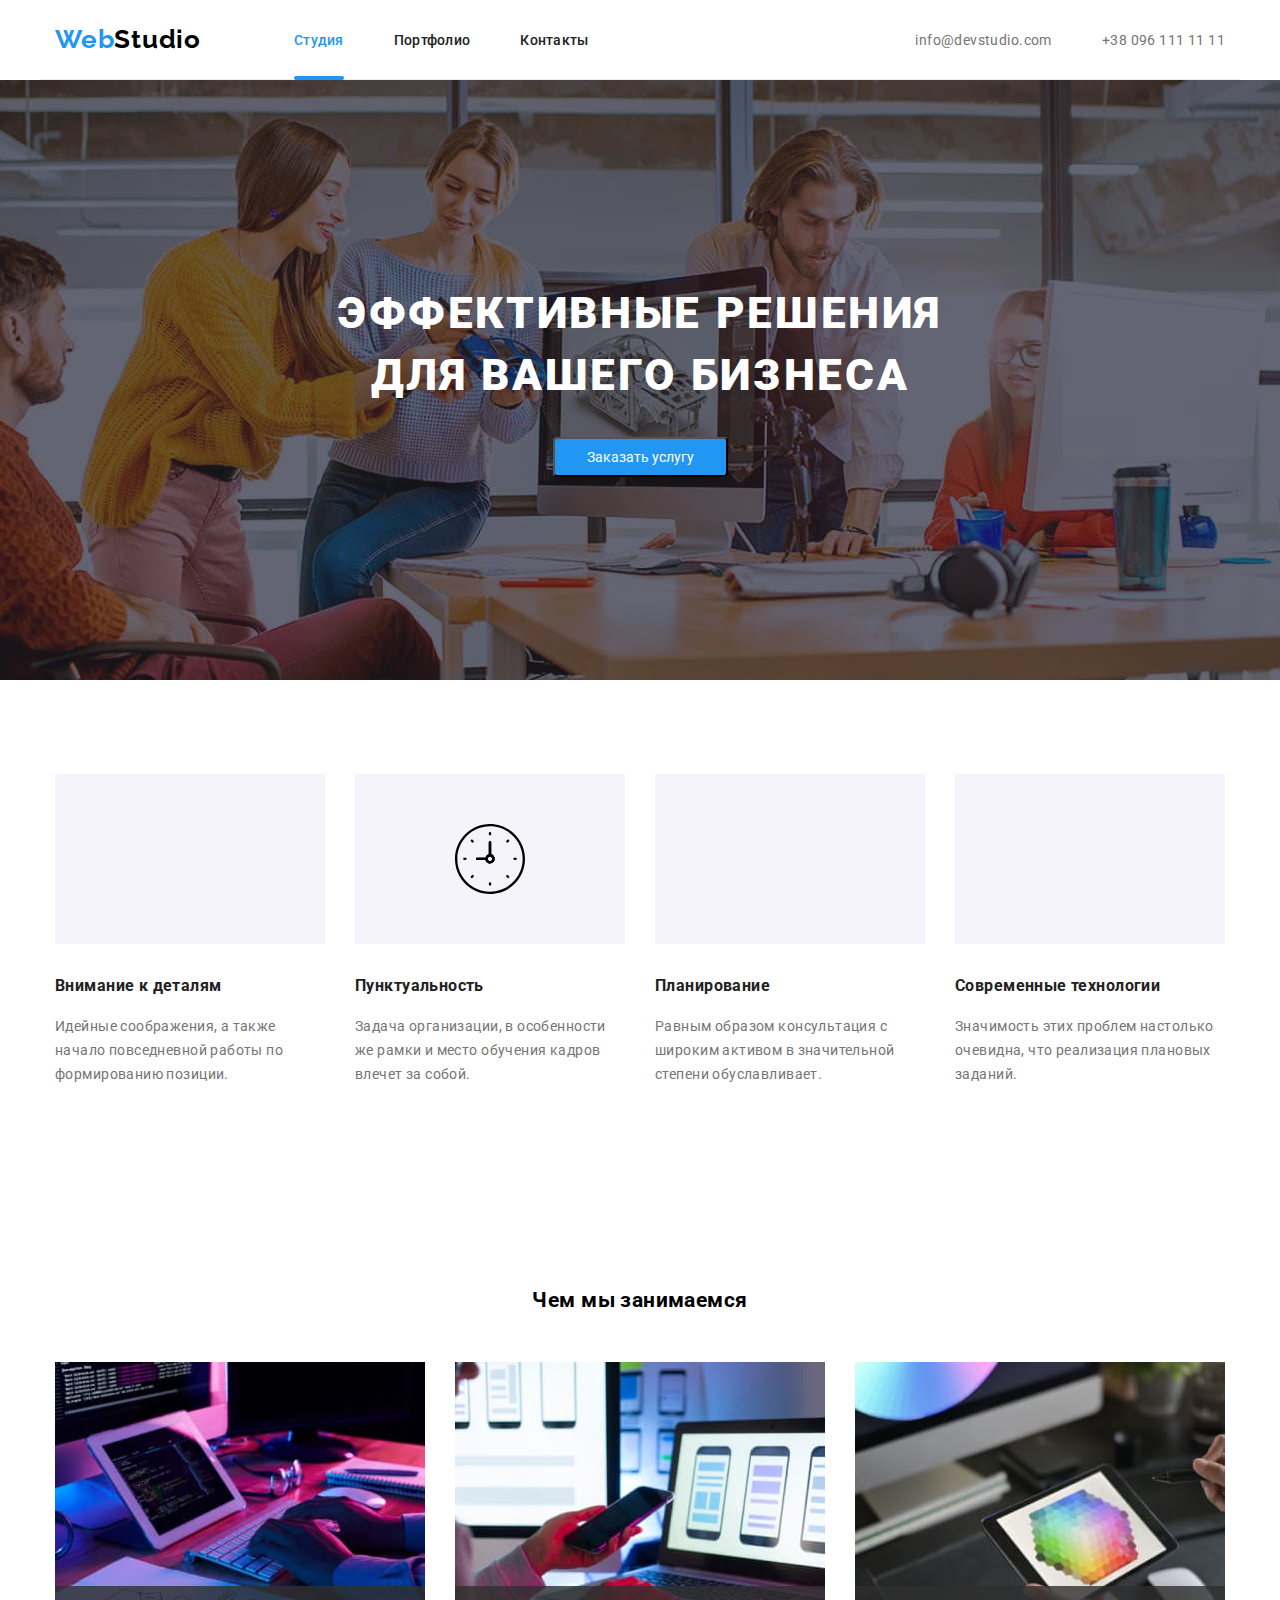
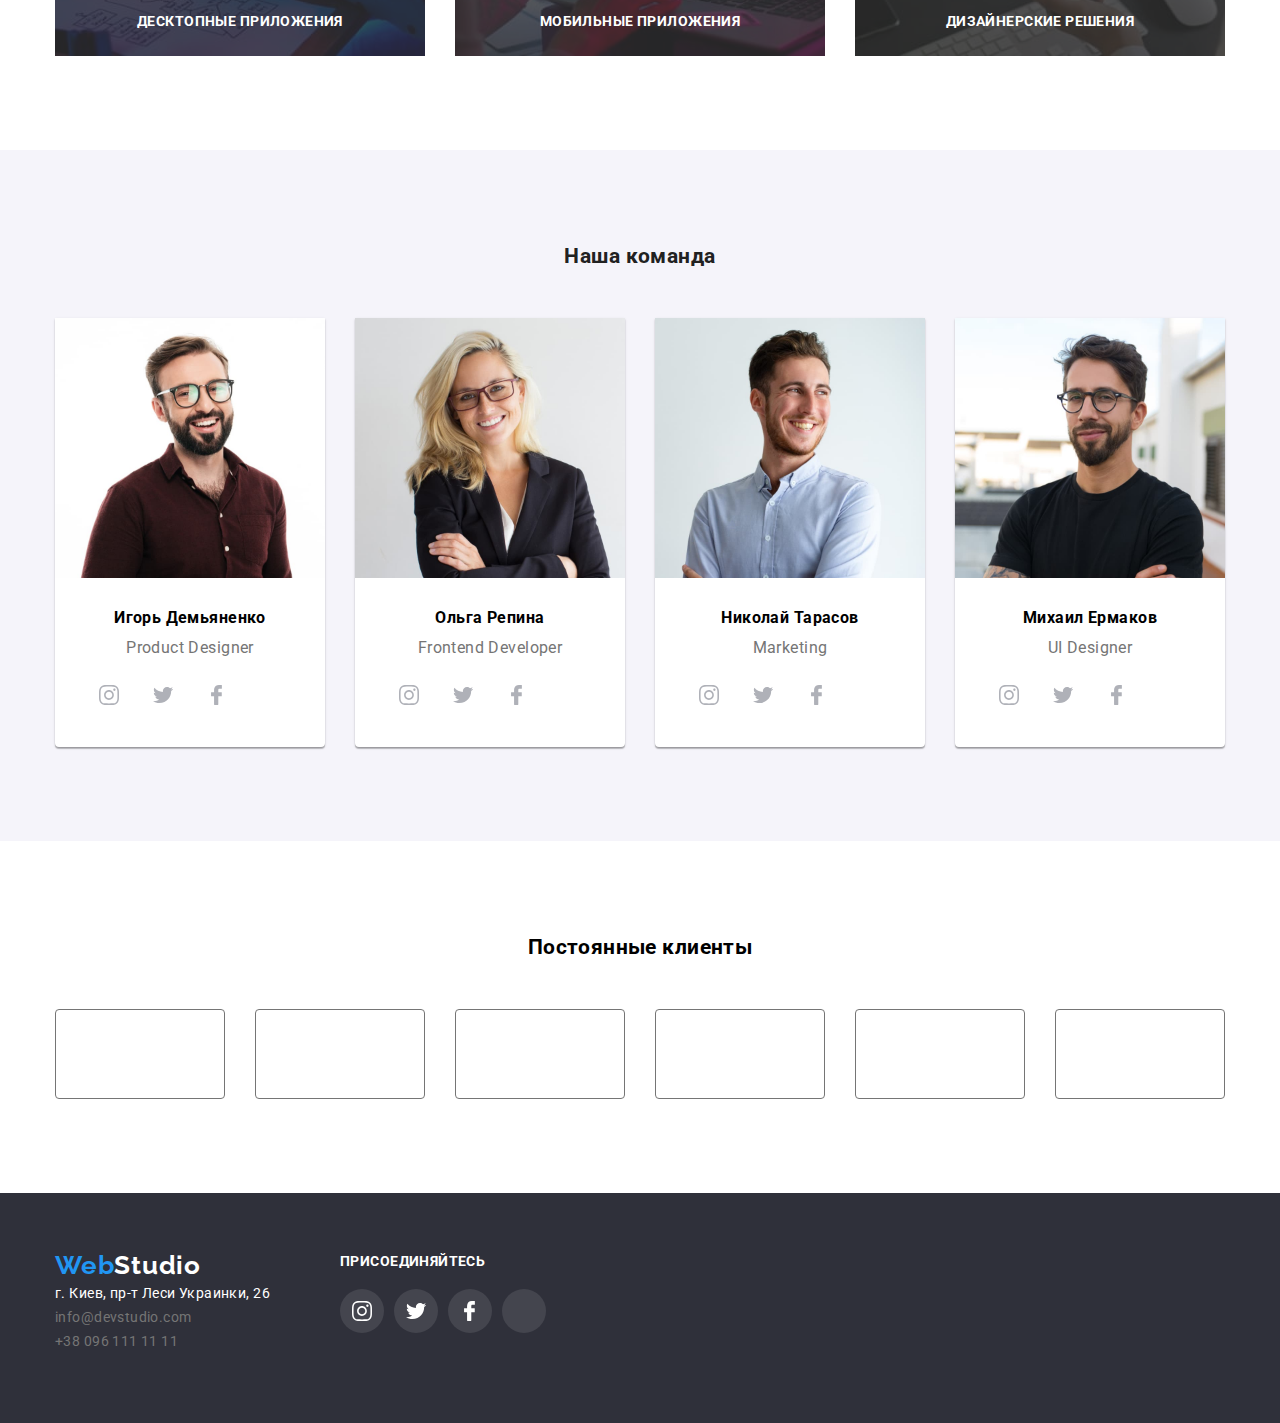
<file: index.html>
<!DOCTYPE html>
<html lang="ru">
<head>
    <meta charset="UTF-8">
    <meta http-equiv="X-UA-Compatible" content="IE=edge">
    <meta name="viewport" content="width=device-width, initial-scale=1.0">
    <title>Document</title>
    
<link rel="stylesheet" href="https://cdnjs.cloudflare.com/ajax/libs/modern-normalize/1.0.0/modern-normalize.min.css">
<link href="https://fonts.googleapis.com/css2?family=Raleway:wght@700&family=Roboto:wght@400;500;700;900&display=swap"
    rel="stylesheet">
    <link rel="stylesheet" href="./CSS/style.css">


</head>
<body>
   <header>
       <div class="container head">
           <div class="header-logo">
       <a href="./index.html" class="logo">Web<span class="logo-second-part">Studio</span> </a>
    </div>
    <div class="header-nav">
       <nav>
           <ul class="site-nav list">
               <li>
                   <a href="./index.html" class="link current">Студия</a>
               </li>
               <li>
                   <a href="./portfolio.html" class="link ">Портфолио</a>
               </li>
               <li>
                   <a href="Контакты" class="link">Контакты</a>
               </li>
           </ul>
       </nav>
    </div>
    <div class="header-contacts">
       
            
       <a class="mail link" href="mailto:info@devstudio.com">
        <svg class="header-contact-icon" width=16 height=12>
            <use href="./images/sprite.svg#icon-envelope"></use>
        </svg>   
        info@devstudio.com</a>
       
       
       <a class="tel link" href="tel:+380961111111">
        <svg class="header-contact-icon" width=10 height=16>
            <use href="./images/sprite.svg#icon-cellphone"></use>
        </svg>
        +38 096 111 11 11</a>
        
    </div>
    </div>
   </header>
    <main>
        <!-- Hero -->

        <section class="hero-section section overlay">
            <div class="container">
            <h1 class="hero-section-title">Эффективные решения <br> для вашего бизнеса</h1>
            <button class="button-hero" type="button">Заказать услугу</button>
            </div>
        </section>

        <!-- Наши качества -->

        <section class="section">
            <div class="container">
            <h2 class="title hidden">Наши качества</h2>
            <ul class="list advantages grid">
                <li class="advantages-item grid-item">
                    <div class="advantages-thumb">
                    <svg width=70 height=70>
                        <use href="./images/sprite.svg#icon-antenna"></use>
                    </svg>
                    </div>
                    <h3 class="title">Внимание к деталям</h3>
                    <p>Идейные соображения, а также начало повседневной работы по формированию позиции.</p>
                </li>
                <li class="advantages-item grid-item">
                    <div class="advantages-thumb">
                    <svg width=70 height=70>
                        <use href="./images/sprite.svg#icon-clock"></use>
                    </svg>
                    </div>
                    <h3 class="title">Пунктуальность</h3>
                    <p>Задача организации, в особенности же рамки и место обучения кадров влечет за собой.</p>
                </li>
                <li class="advantages-item grid-item">
                    <div class="advantages-thumb">
                    <svg width=70 height=70>
                        <use href="./images/sprite.svg#icon-diagram"></use>
                    </svg>
                    </div>
                    <h3 class="title">Планирование</h3>
                    <p>Равным образом консультация с широким активом в значительной степени обуславливает.</p>
                
                </li>
                <li class="advantages-item grid-item">
                    <div class="advantages-thumb">
                    <svg width=70 height=70>
                        <use href="./images/sprite.svg#icon-astronaut"></use>
                    </svg>
                    </div>
                    <h3 class="title">Современные технологии</h3>
                    <p>Значимость этих проблем настолько очевидна, что реализация плановых заданий.</p>
                </li>
            </ul>
            </div>

        </section>

        <!-- Чем мы занимаемся -->
        <section class="section">
            <div class="container">
            <h2 class="team-title-head">Чем мы занимаемся</h2>
            <ul class="list we-do grid ">
                <li class="grid-item we-do-item">
                    <div class="we-do-thumb">
                         <img src="./images/box_1.jpg" width="370" alt="Компьютер">
                        <p class="we-do-name">ДЕСКТОПНЫЕ ПРИЛОЖЕНИЯ</p>
                        </div>
                    </li>
                <li class="grid-item we-do-item">
                    <div class="we-do-thumb">
                        <img src="./images/box_2.jpg" width="370" alt="Планшет">
                        <p class="we-do-name">МОБИЛЬНЫЕ ПРИЛОЖЕНИЯ</p>
                    </div>
                </li>
                <li class="grid-item we-do-item">
                    <div class="we-do-thumb">
                        <img src="./images/box_3.jpg" width="370" alt="МОБИЛЬНИК">
                        <p class="we-do-name">ДИЗАЙНЕРСКИЕ решения</p>
                    </div>
                </li>
            </ul>
            </div>
        </section>

        <!-- наша команда -->
        <section class="section team-section-background">
            <div class="container">
            <h2 class="title team-title-head">Наша команда</h2>
            <ul class="list grid">
                <li class="grid-item team-grid-item">
                
                    <img src="./images/team_1.jpg" width="270" alt="Член команды 1">
                   <div class="teammate-info">
                        <h3 class="teammate-name">Игорь Демьяненко</h3>
                        <p class="teammate-position">Product Designer</p>
                        </div>
                        <div class="socials">
                        <ul class="list social-icons">
                            <li class="social-icons-item"><a class="social-icons-link" target="_blank" rel="noopener noreferer" href="">
                                    <svg class="icon">
                                        <use href="./images/sprite.svg#icon-instagram"></use>
                                    </svg>
                                </a></li>
                            <li class="social-icons-item"><a class="social-icons-link" target="_blank" rel="noopener noreferer" href="">
                                    <svg class="icon">
                                        <use href="./images/sprite.svg#icon-twitter"></use>
                                    </svg>
                                </a></li>
                            <li class="social-icons-item"><a class="social-icons-link" target="_blank" rel="noopener noreferer" href="">
                                    <svg class="icon">
                                        <use href="./images/sprite.svg#icon-facebook"></use>
                                    </svg>
                                </a></li>
                            <li class="social-icons-item"><a class="social-icons-link" target="_blank" rel="noopener noreferer" href="">
                                    <svg class="icon">
                                        <use href="./images/sprite.svg#icon-linkedin"></use>
                                    </svg>
                                </a></li>
                        </ul>
                        </div>
                   
                   
                
                </li>
                <li class="grid-item team-grid-item">
                
                    <img src="./images/team_2.jpg" width="270" alt="Член команды 2">
                   <div class="teammate-info">
                        <h3 class="teammate-name">Ольга Репина </h3>
                        <p class="teammate-position">Frontend Developer</p>
                   </div>
                    <div class="socials">
                        <ul class="list social-icons">
                            <li class="social-icons-item"><a class="social-icons-link" target="_blank" rel="noopener noreferer" href="">
                                    <svg class="icon">
                                        <use href="./images/sprite.svg#icon-instagram"></use>
                                    </svg>
                                </a></li>
                            <li class="social-icons-item"><a class="social-icons-link" target="_blank" rel="noopener noreferer" href="">
                                    <svg class="icon">
                                        <use href="./images/sprite.svg#icon-twitter"></use>
                                    </svg>
                                </a></li>
                            <li class="social-icons-item"><a class="social-icons-link" target="_blank" rel="noopener noreferer" href="">
                                    <svg class="icon">
                                        <use href="./images/sprite.svg#icon-facebook"></use>
                                    </svg>
                                </a></li>
                            <li class="social-icons-item"><a class="social-icons-link" target="_blank" rel="noopener noreferer" href="">
                                    <svg class="icon">
                                        <use href="./images/sprite.svg#icon-linkedin"></use>
                                    </svg>
                                </a></li>
                        </ul>
                    </div>
                   
                
                </li>
                <li class="grid-item team-grid-item">
                
                    <img src="./images/team_3.jpg" width="270" alt="Член команды 3">
                   <div class="teammate-info">
                    <h3 class="teammate-name">Николай Тарасов</h3>
                    <p class="teammate-position">Marketing</p>
                   </div>
                    <div class="socials">
                        <ul class="list social-icons">
                            <li class="social-icons-item"><a class="social-icons-link" target="_blank" rel="noopener noreferer" href="">
                                    <svg class="icon">
                                        <use href="./images/sprite.svg#icon-instagram"></use>
                                    </svg>
                                </a></li>
                            <li class="social-icons-item"><a class="social-icons-link" target="_blank" rel="noopener noreferer" href="">
                                    <svg class="icon">
                                        <use href="./images/sprite.svg#icon-twitter"></use>
                                    </svg>
                                </a></li>
                            <li class="social-icons-item"><a class="social-icons-link" target="_blank" rel="noopener noreferer" href="">
                                    <svg class="icon">
                                        <use href="./images/sprite.svg#icon-facebook"></use>
                                    </svg>
                                </a></li>
                            <li class="social-icons-item"><a class="social-icons-link" target="_blank" rel="noopener noreferer" href="">
                                    <svg class="icon">
                                        <use href="./images/sprite.svg#icon-linkedin"></use>
                                    </svg>
                                </a></li>
                        </ul>
                    </div>
                    
                
                </li>
                <li class="grid-item team-grid-item">
                
                    <img src="./images/team_4.jpg" width="270" alt="Член команды 4">
                   <div class="teammate-info">
                    <h3 class="teammate-name">Михаил Ермаков</h3>
                    <p class="teammate-position">UI Designer</p>
                   </div>
                    <div class="socials">
                        <ul class="list social-icons">
                            <li class="social-icons-item"><a class="social-icons-link" target="_blank" rel="noopener noreferer" href="">
                                    <svg class="icon">
                                        <use href="./images/sprite.svg#icon-instagram"></use>
                                    </svg>
                                </a></li>
                            <li class="social-icons-item"><a class="social-icons-link" target="_blank" rel="noopener noreferer" href="">
                                    <svg class="icon">
                                        <use href="./images/sprite.svg#icon-twitter"></use>
                                    </svg>
                                </a></li>
                            <li class="social-icons-item"><a class="social-icons-link" target="_blank" rel="noopener noreferer" href="">
                                    <svg class="icon">
                                        <use href="./images/sprite.svg#icon-facebook"></use>
                                    </svg>
                                </a></li>
                            <li class="social-icons-item"><a class="social-icons-link" target="_blank" rel="noopener noreferer" href="">
                                    <svg class="icon">
                                        <use href="./images/sprite.svg#icon-linkedin"></use>
                                    </svg>
                                </a></li>
                        </ul>
                    </div>
                    
                
                </li>
            </ul>
            </div>
        </section>

        <!-- Постоянные клиенты -->
        <section class="section">
            <div class="container">
                <h2 class="clients-title">Постоянные клиенты</h2>
                <ul class="list grid clients-grid">
                    <li class="grid-item clients-grid-item">
                        <a class="cliens-item-link" target="_blank" rel="noopener noreferer" href="">
                    <svg class="icon" width=44px height=49px>
                        <use href="./images/sprite.svg#icon-logo1"></use>
                    </svg>
                    </a></li>
                    <li class="grid-item clients-grid-item">
                        <a class="cliens-item-link"  target="_blank" rel="noopener noreferer"href="">
                            <svg class="icon" width=40px height=52px>
                                <use href="./images/sprite.svg#icon-logo2"></use>
                            </svg>

                        </a></li>
                    <li class="grid-item clients-grid-item">
                        <a class="cliens-item-link" target="_blank" rel="noopener noreferer" href="">
                        <svg class="icon" width=41px height=43px>
                        <use href="./images/sprite.svg#icon-logo3"></use>
                    </svg>

                    </a>
                </li>
                    <li class="grid-item clients-grid-item">
                        <a class="cliens-item-link" target="_blank" rel="noopener noreferer" href="">
                            <svg class="icon" width=80px height=42px>
                                <use href="./images/sprite.svg#icon-logo4"></use>
                            </svg>

                    </a>
                </li>
                    <li class="grid-item clients-grid-item">
                        <a class="cliens-item-link" target="_blank" rel="noopener noreferer" href="">
                            <svg class="icon" width=59px height=47px>
                                <use href="./images/sprite.svg#icon-logo5"></use>
                            </svg>

                    </a></li>
                    <li class="grid-item clients-grid-item">
                        <a class="cliens-item-link" target="_blank" rel="noopener noreferer" href="">
                            <svg class="icon" width=88px height=45px>
                                <use href="./images/sprite.svg#icon-logo6"></use>
                            </svg>

                    </a></li>
                </ul>
            </div>

        </section>
    </main>
    
<footer>
    <div class="container">
        <div class="footer-content">
        <div class="footer-address">
    <a href="./index.html" class="logo">Web<span class="logo-second-part-footer">Studio</span> </a>
    <address>
        г. Киев, пр-т Леси Украинки, 26 <br>
        <a class="mail-footer link" href="mailto:info@devstudio.com">info@devstudio.com</a> <br>
        <a class="tel-footer link" href="tel:+380961111111">+38 096 111 11 11</a>
    </address>
    </div>
    <div class="footer-socials">
        <p class="footer-appeal">Присоединяйтесь</p>
        <ul class="list social-icons">
            <li class="social-icons-item"><a class="social-icons-link-footer" target="_blank" rel="noopener noreferer" href="">
                    <svg class="icon-footer">
                        <use href="./images/sprite.svg#icon-instagram"></use>
                    </svg>
                </a></li>
            <li class="social-icons-item"><a class="social-icons-link-footer" target="_blank" rel="noopener noreferer" href="">
                    <svg class="icon-footer">
                        <use href="./images/sprite.svg#icon-twitter"></use>
                    </svg>
                </a></li>
            <li class="social-icons-item"><a class="social-icons-link-footer" target="_blank" rel="noopener noreferer" href="">
                    <svg class="icon-footer">
                        <use href="./images/sprite.svg#icon-facebook"></use>
                    </svg>
                </a></li>
            <li class="social-icons-item"><a class="social-icons-link-footer" target="_blank" rel="noopener noreferer" href="">
                    <svg class="icon-footer">
                        <use href="./images/sprite.svg#icon-linkedin"></use>
                    </svg>
                </a></li>
        </ul>
    </div>
    </div>
    </div>
</footer>
<script src="./js/modal.js"></script>
</body>
</html>
</file>
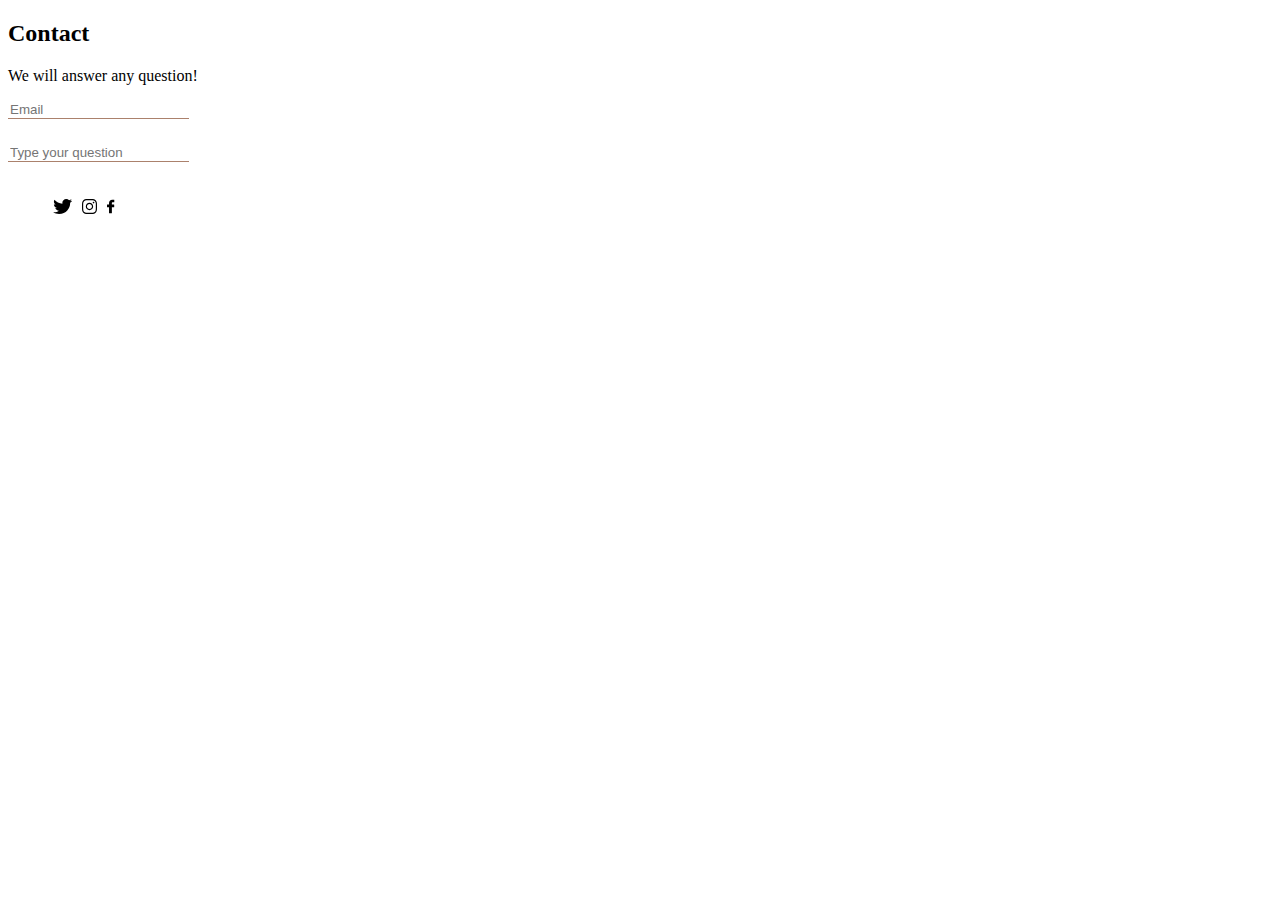
<file: index2.html>
<!DOCTYPE html>
<html lang="en">
<head>
    <meta charset="UTF-8">
    <meta http-equiv="X-UA-Compatible" content="IE=edge">
    <meta name="viewport" content="width=device-width, initial-scale=1.0">
<link rel="stylesheet" href="./sass/main.css" />
    <title>Document</title>
</head>
<body>
    <!-- footer -->
    <footer>
        <h2>Contact</h2>
        <p>We will answer any question!</p>
        <form class="footer-form">
            <label class="footer-form__field">
                <input type="text" class="footer-form__input" name="E-mail" placeholder="Email " />
            </label>
            <label class="footer-form__field">
                <input type="text" class="footer-form__input" name="type your question" placeholder="Type your question" />
            </label>
        </form>

    </footer>


    <!-- Socials -->
    <ul class="socials">
        <li class="socials__item">
            <a class="socials__link" href="">
                <svg width=19 height=15>
                    <use href='./images/sprite.svg#icon-twitter'>

                    </use>
                </svg>
            </a>
        </li>
        <li  class="socials__item">
            <a class="socials__link" href="">
                <svg width=15 height=15>
                    <use href='./images/sprite.svg#icon-instagram'>
            
                    </use>
                </svg>
            </a>
        </li>
        <li  class="socials__item">
            <a class="socials__link" href="">
                <svg width=8 height=15>
                    <use href='./images/sprite.svg#icon-facebook'>
            
                    </use>
                </svg>
            </a>
        </li>
    </ul>

</body>
</html>
</file>
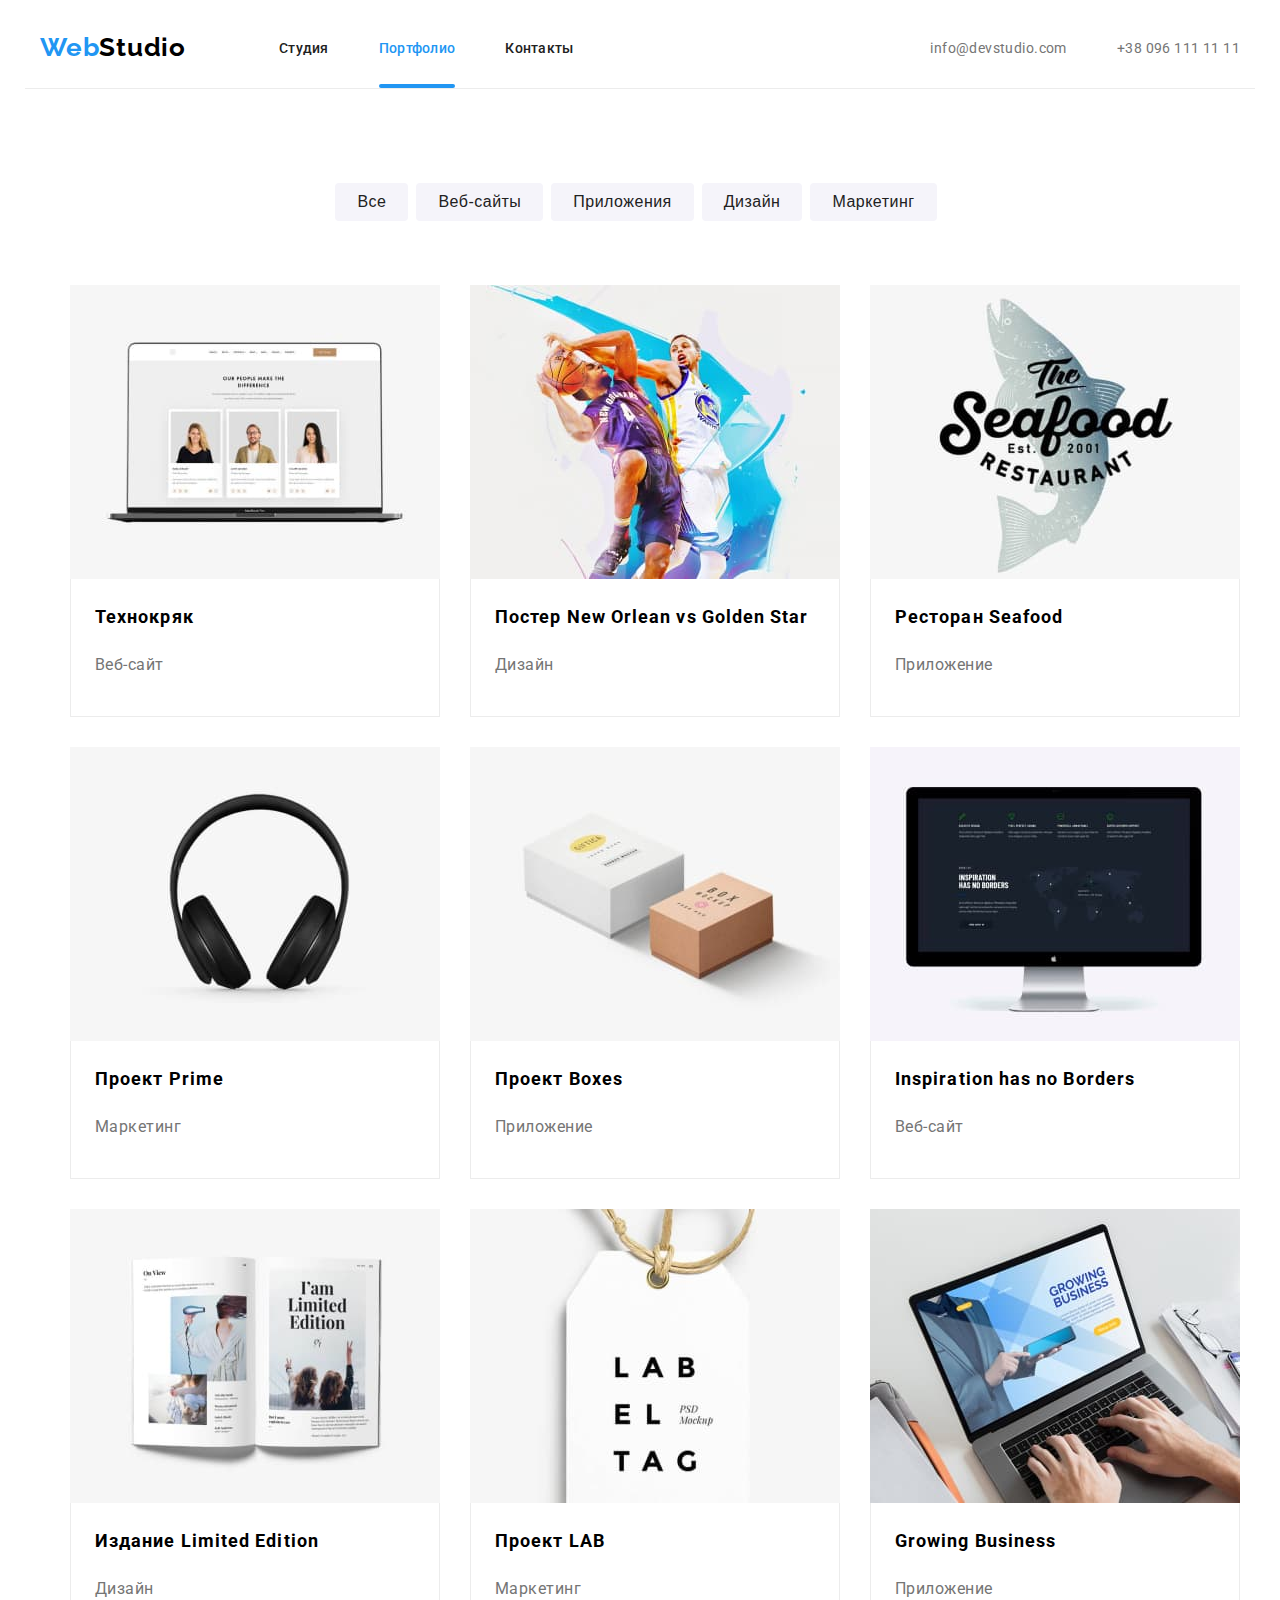
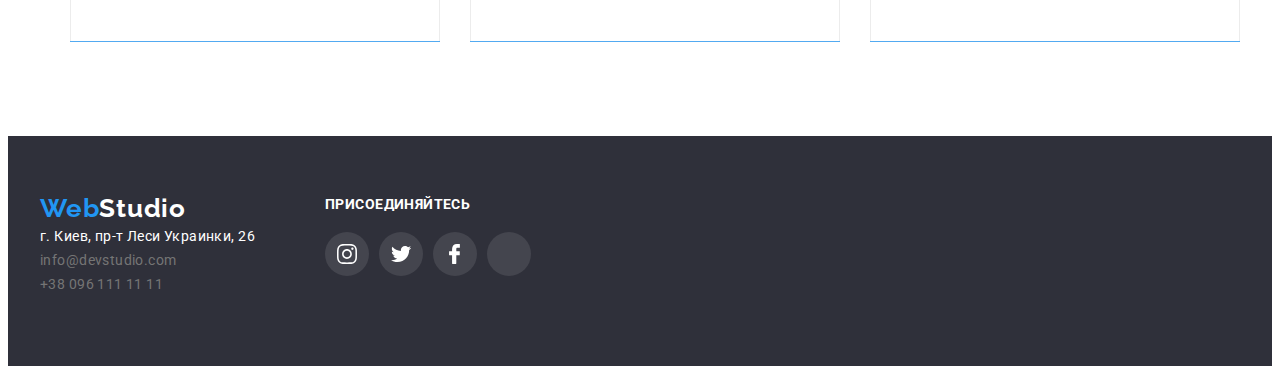
<file: portfolio.html>
<!DOCTYPE html>
<html lang="ru">
<head>
    <meta charset="UTF-8">
    <meta http-equiv="X-UA-Compatible" content="IE=edge">
    <meta name="viewport" content="width=device-width, initial-scale=1.0">
    <title>Portfolio</title>
    <link rel="preconnect" href="https://fonts.gstatic.com">
    <link href="https://fonts.googleapis.com/css2?family=Raleway:wght@700&family=Roboto:wght@400;500;700;900&display=swap"
        rel="stylesheet">
        <link rel="stylesheet" href="./CSS/style.css">
</head>
<body>
    <header>
        <div class="container head">
            <div class="header-logo">
                <a href="./index.html" class="logo">Web<span class="logo-second-part">Studio</span> </a>
            </div>
            <div class="header-nav">
                <nav>
                    <ul class="site-nav list">
                        <li>
                            <a href="./index.html" class="link ">Студия</a>
                        </li>
                        <li>
                            <a href="./portfolio.html" class="link current">Портфолио</a>
                        </li>
                        <li>
                            <a href="Контакты" class="link">Контакты</a>
                        </li>
                    </ul>
                </nav>
            </div>
            <div class="header-contacts">
    
    
                <a class="mail link" href="mailto:info@devstudio.com">
                    <svg class="header-contact-icon" width=16 height=12>
                        <use href="./images/sprite.svg#icon-envelope"></use>
                    </svg>
                    info@devstudio.com</a>
    
    
                <a class="tel link" href="tel:+380961111111">
                    <svg class="header-contact-icon" width=10 height=16>
                        <use href="./images/sprite.svg#icon-cellphone"></use>
                    </svg>
                    +38 096 111 11 11</a>
    
            </div>
        </div>
    </header>
    <main>
        <section class="section">
            <div class="container">
            <h1 class="portfolio-title">portfolio</h1>
            <div class="portfolio-buttons">
            <ul class="portfolio-buttons-list list">
                <li><button class="portfolio-button" type="button">Все</button></li>
                <li><button class="portfolio-button" type="button">Веб-сайты</button></li>
                <li><button class="portfolio-button" type="button">Приложения</button></li>
                <li><button class="portfolio-button" type="button">Дизайн</button></li>
                <li><button class="portfolio-button" type="button">Маркетинг</button></li>
            </ul>
            </div>
            <ul class="portfolio-cards-list list grid">
               
                <li class="portfolio-cards-item grid-item">
                    <div class="card">
                    <a class="portfolio-card-link link" href="">
                    
                        <img class="card1" src="./images/portfolio/img_1.jpg" width="370" alt="Технокряк">
                  
                    
                    <div class="card-description">
                    <h2 class="product-name">Технокряк</h2>
                    <p class="product-description">Веб-сайт</p>
                    </div>
                   
                    </a>
                    </div>
                </li>
                
                <li class="portfolio-cards-item grid-item">
                    <div class="card">
                    <a class="portfolio-card-link link" href="">
                    <img src="./images/portfolio/img_2.jpg" width="370" alt="Постер_баскетболист">
                    <div class="card-overlay">
                        <p>Технокряк это современная площадка распространения коронавируса. Компании используют эту платформу для цифрового
                            шпионажа и атак на защищённые сервера конкурентов.</p>
                    </div>
                    
                    <div class="card-description">
                    <h2 class="product-name">Постер New Orlean vs Golden Star</h2>
                    <p class="product-description">Дизайн</p>
                    </div>
                    </a>
                    </div>
                </li>
                <li class="portfolio-cards-item grid-item">
                    <div class="card">
                    <a class="portfolio-card-link link" href="">
                    <img src="./images/portfolio/img_3.jpg" width="370" alt="Рыбный Ресторан">
                    <div class="card-overlay">
                        <p>Технокряк это современная площадка распространения коронавируса. Компании используют эту платформу для цифрового
                            шпионажа и атак на защищённые сервера конкурентов.</p>
                    </div>
                    <div class="card-description">
                    <h2 class="product-name">Ресторан Seafood</h2>
                    <p class="product-description">Приложение</p>
                    </div>
                    </a>
                    </div>
                </li>
                <li class="portfolio-cards-item grid-item">
                    <div class="card">
                    <a class="portfolio-card-link link" href="">
                    <img src="./images/portfolio/img_4.jpg" width="370" alt="Наушники">
                    <div class="card-overlay">
                        <p>Технокряк это современная площадка распространения коронавируса. Компании используют эту платформу для цифрового
                            шпионажа и атак на защищённые сервера конкурентов.</p>
                    </div>
                    <div class="card-description">
                    <h2 class="product-name">Проект Prime</h2>
                    <p class="product-description">Маркетинг</p>
                    </div>
                    </a>
                    </div>
                </li>
                <li class="portfolio-cards-item grid-item">
                    <div class="card">
                    <a class="portfolio-card-link link" href="">
                    <img src="./images/portfolio/img_5.jpg" width="370" alt="Коробки">
                    <div class="card-overlay">
                        <p>Технокряк это современная площадка распространения коронавируса. Компании используют эту платформу для цифрового
                            шпионажа и атак на защищённые сервера конкурентов.</p>
                    </div>
                    
                    <div class="card-description">
                    <h2 class="product-name">Проект Boxes</h2>
                    <p class="product-description">Приложение</p>
                    </div>
                    </a>
                    </div>
                </li>
                <li class="portfolio-cards-item grid-item">
                    <div class="card">
                    <a class="portfolio-card-link link" href="">

                    <img src="./images/portfolio/img_6.jpg" width="370" alt="Монитор">
                    <div class="card-overlay">
                        <p>Технокряк это современная площадка распространения коронавируса. Компании используют эту платформу для цифрового
                            шпионажа и атак на защищённые сервера конкурентов.</p>
                    </div>
                    
                    <div class="card-description">
                    <h2 class="product-name">Inspiration has no Borders</h2>
                    <p class="product-description">Веб-сайт</p>
                    </div>
                    </a>
                    </div>
                </li>
                <li class="portfolio-cards-item grid-item">
                    <div class="card">
                    <a class="portfolio-card-link link" href="">

                    <img src="./images/portfolio/img_7.jpg" width="370" alt="Раскрытая книга">
                   
                   
                    <div class="card-overlay">
                        <p>Технокряк это современная площадка распространения коронавируса. Компании используют эту платформу для цифрового
                            шпионажа и атак на защищённые сервера конкурентов.</p>
                    </div> 
                    <div class="card-description">
                    <h2 class="product-name">Издание Limited Edition</h2>
                    <p class="product-description">Дизайн</p>
                    </div>
                    </a>
                    </div>
                </li>
                <li class="portfolio-cards-item grid-item">
                    <div class="card">
                    <a class="portfolio-card-link link" href="">

                    <img src="./images/portfolio/img_8.jpg"  width="370" alt="Бирка">
                    <div class="card-overlay">
                        <p>Технокряк это современная площадка распространения коронавируса. Компании используют эту платформу для цифрового
                            шпионажа и атак на защищённые сервера конкурентов.</p>
                    </div>
                    <div class="card-description">
                    <h2 class="product-name">Проект LAB</h2>
                    <p class="product-description">Маркетинг</p>
                    </div>
                    </a>
                    </div>
                </li>
                <li class="portfolio-cards-item grid-item">
                    <div class="card">
                    <a class="portfolio-card-link link" href="">
                    <img src="./images/portfolio/img_9.jpg"  width="370" alt="Ноутбук">
                    <div class="card-overlay">
                        <p>Технокряк это современная площадка распространения коронавируса. Компании используют эту платформу для цифрового
                            шпионажа и атак на защищённые сервера конкурентов.</p>
                    </div>
                    
                    <div class="card-description">
                    <h2 class="product-name">Growing Business</h2>
                    <p class="product-description">Приложение</p>
                    </div>
                    </a>
                    </div>
                </li>
                
            </ul>
            </div>
        </section>
    </main>



    <footer>
        <div class="container">
            <div class="footer-content">
                <div class="footer-address">
                    <a href="./index.html" class="logo">Web<span class="logo-second-part-footer">Studio</span> </a>
                    <address>
                        г. Киев, пр-т Леси Украинки, 26 <br>
                        <a class="mail-footer link" href="mailto:info@devstudio.com">info@devstudio.com</a> <br>
                        <a class="tel-footer link" href="tel:+380961111111">+38 096 111 11 11</a>
                    </address>
                </div>
                <div class="footer-socials">
                    <p class="footer-appeal">Присоединяйтесь</p>
                    <ul class="list social-icons">
                        <li class="social-icons-item"><a class="social-icons-link-footer" href="">
                                <svg class="icon-footer">
                                    <use href="./images/sprite.svg#icon-instagram"></use>
                                </svg>
                            </a></li>
                        <li class="social-icons-item"><a class="social-icons-link-footer" href="">
                                <svg class="icon-footer">
                                    <use href="./images/sprite.svg#icon-twitter"></use>
                                </svg>
                            </a></li>
                        <li class="social-icons-item"><a class="social-icons-link-footer" href="">
                                <svg class="icon-footer">
                                    <use href="./images/sprite.svg#icon-facebook"></use>
                                </svg>
                            </a></li>
                        <li class="social-icons-item"><a class="social-icons-link-footer" href="">
                                <svg class="icon-footer">
                                    <use href="./images/sprite.svg#icon-linkedin"></use>
                                </svg>
                            </a></li>
                    </ul>
                </div>
            </div>
        </div>
    </footer>
</body>
</html>
</file>
<file: CSS/style.css>
:root {
  --primary-text-color: #757575;
  --title-text-color: #212121;
  --accent-color: #2196f3;
  --primary-white-color: #ffffff;
  --svg-color: #afb1b8;
  --grid-item: 3;
}

/* Утилитарные классы */
.container {
  padding-left: 15px;
  padding-right: 15px;
  width: 1200px;
  margin-right: auto;
  margin-left: auto;
}
.section {
  padding-bottom: 94px;
  padding-top: 94px;
}

h1,
h2,
h3,
h4,
h5,
h6,
p {
  margin-top: 0;
}

.list {
  list-style: none;
  margin: 0;
  padding: 0;
}
.link {
  text-decoration: none;
  color: inherit;
}

img {
  display: block;
  max-width: 100%;
  height: auto;
}

.grid {
  display: flex;
  flex-wrap: wrap;
  margin-left: -30px;
  margin-top: -30px;
}
.grid-item {
  flex-basis: calc((100% - 30px * var(--grid-item)) / var(--grid-item));
  margin-left: 30px;
  margin-top: 30px;
  --grid-item: 4;
}

body {
  background-color: var(--primary-white-color);
  color: var(--primary-text-color);
  font-family: Roboto, sans-serif;
  font-style: normal;
  font-weight: normal;
  font-size: 14px;
  line-height: 24px;

  letter-spacing: 0.03em;
}

/* Хедер */

.head {
  display: flex;
  min-height: 80px;
  align-items: center;
  border-bottom: 1px solid #ececec;
}
.site-nav {
  display: flex;
}
.header-nav {
  margin-left: 93px;
}
.header-contacts {
  margin-left: auto;
  display: flex;
}
.header-nav li:not(:last-child) {
  margin-right: 50px;
}
.header-contacts a:not(:last-child) {
  margin-right: 30px;
}

.logo {
  color: var(--accent-color);
  font-family: Raleway;
  font-style: normal;
  font-weight: bold;
  font-size: 26px;
  line-height: 1, 2;
  letter-spacing: 0.03em;
  text-decoration: none;
}
.logo-second-part {
  color: black;
  font-family: Raleway;
  font-style: normal;
  font-weight: bold;
  font-size: 26px;
  line-height: 1.2;
  letter-spacing: 0.03em;
  text-decoration: none;
}

/* Site nav */

.site-nav .link {
  color: var(--title-text-color);
  font-weight: 500;
  font-size: 14px;
  line-height: 1.14;
  letter-spacing: 0.02em;
  text-decoration: none;
}

.site-nav .link:hover,
.site-nav .link:focus {
  color: var(--accent-color);
}

.site-nav .link.current {
  color: var(--accent-color);
}
.mail {
  color: var(--title-text-color);
}
.mail:focus,
.mail:hover,
.tel:focus,
.tel:hover {
  color: var(--accent-color);
}
.tel,
.mail {
  color: var(--primary-text-color);
  display: inline-flex;
  align-items: center;
}
.header-contact-icon {
  fill: currentColor;
  margin-right: 10px;
}
.header-contact-icon:hover,
.header-contact-icon:focus {
  fill: var(--accent-color);
}

.current {
  position: relative;
}

.site-nav .current::after {
  position: absolute;
  bottom: -32px;
  content: ' ';
  display: block;
  background-color: var(--accent-color);
  border-radius: 2px;
  width: 100%;
  height: 4px;
}

/* Hero section */
.hero-section {
  height: 100vh;
  display: flex;
  align-items: center;
}
.overlay {
  height: 600px;
  max-width: 1600px;
  margin-left: auto;
  margin-right: auto;
  background-position: center;
  background-size: cover;
  background-image: linear-gradient(
      to right,
      rgba(47, 48, 58, 0.4),
      rgba(47, 48, 58, 0.4)
    ),
    url(../images/Hero_pic.jpg);
}

.title {
  color: var(--title-text-color);
}
.hero-section-title {
  color: var(--primary-white-color);
  font-weight: 900;
  font-size: 44px;
  line-height: 1.4;
  text-align: center;
  letter-spacing: 0.06em;
  text-transform: uppercase;
  margin-bottom: 30px;
}

.button-hero {
  display: block;
  background-color: var(--accent-color);
  color: var(--primary-white-color);
  margin-right: auto;
  margin-left: auto;
  cursor: pointer;
  box-shadow: 0px 4px 4px rgba(0, 0, 0, 0.15);
  border-radius: 4px;
  padding: 10px 32px;
}
.button-hero :hover {
  background-color: #188ce8;
}
/* наши качества */
.hidden {
  display: none;
}

.advantages-item {
  --grid-item: 4;
}
.advantages-thumb {
  width: 270px;
  height: 170px;
  background-color: #f5f4fa;
  display: flex;
  align-items: center;
  justify-content: center;
  margin-bottom: 30px;
}
/* Чем мы занимаемся */

.team-title-head {
  text-align: center;
  margin-bottom: 50px;
}
.we-do-item {
  --grid-item: 3;
}
.we-do-thumb {
  position: relative;
}
.we-do-name {
  position: absolute;
  bottom: 0%;
  width: 370px;
  height: 70px;
  display: inline-block;
  background-color: rgba(47, 48, 48, 0.8);
  text-align: center;
  font-family: Roboto;
  font-size: 14px;
  font-style: normal;
  font-weight: 700;
  line-height: 16px;
  letter-spacing: 0.03em;
  padding-top: 27px;
  color: var(--primary-white-color);
  margin-bottom: 0;
  text-transform: uppercase;
}
/* Наша команда */
.team-grid-item {
  --grid-item: 4;

  background-color: var(--primary-white-color);
  box-shadow: 0px 1px 3px rgba(0, 0, 0, 0.12), 0px 1px 1px rgba(0, 0, 0, 0.14),
    0px 2px 1px rgba(0, 0, 0, 0.2);
  border-radius: 0px 0px 4px 4px;
}
.teammate-info {
  text-align: center;
}
.teammate-name {
  margin-bottom: 10px;
  margin-top: 30px;
}
.team-section-background {
  background-color: #f5f4fa;
}
.team-card {
  background-color: var(--primary-white-color);
}

/* Постоянные клиенты */

.clients-title {
  margin-bottom: 50px;
  text-align: center;
}
.clients-grid-item {
  --grid-item: 6;
}

.icon {
  fill: var(--svg-color);
}
.cliens-item-link {
  border: 1px solid var(--primary-text-color);
  width: 170px;
  height: 90px;
  border-radius: 4px;
  display: flex;
  align-items: center;
  justify-content: center;
}

.cliens-item-link:hover .icon {
  fill: var(--accent-color);
}
.cliens-item-link:hover,
.cliens-item-link:focus {
  border: 1px solid var(--accent-color);
}

/* социалки */
.social-icons {
  display: flex;
  justify-content: center;
  align-items: center;
  margin-bottom: 30px;
}
.social-icons-item .icon {
  width: 20px;
  height: 20px;
}
.social-icons-link {
  display: flex;
  width: 44px;
  height: 44px;
  border-radius: 50%;
  background-color: var(--primary-white-color);
  justify-content: center;
  align-items: center;
}
.social-icons-item:not(:last-child) {
  margin-right: 10px;
}

.social-icons-link:hover,
.social-icons-link:focus {
  background-color: var(--accent-color);
}
.social-icons-link:hover .icon {
  fill: var(--primary-white-color);
}

/* Портфолио */
.portfolio-button {
  background-color: #f5f4fa;
  color: var(--title-text-color);
  cursor: pointer;
  font-weight: 500;
  font-size: 16px;
  line-height: 1.63;
  text-align: center;
  letter-spacing: 0.03em;
  display: inline-block;
  margin-right: 8px;
  border-radius: 4px;
  border: none;
  padding: 6px 22px;
}

.portfolio-button:focus,
.portfolio-button:hover {
  background-color: var(--accent-color);
  color: var(--primary-white-color);
  box-shadow: 0px 3px 1px rgba(0, 0, 0, 0.1), 0px 1px 2px rgba(0, 0, 0, 0.08),
    0px 2px 2px rgba(0, 0, 0, 0.12);
  border-radius: 4px;
}
.portfolio-title {
  display: none;
}

.product-name {
  font-weight: 700;
  font-size: 18px;
  line-height: 2;
  letter-spacing: 0.06em;
}

.product-description {
  font-size: 16px;
  line-height: 1.89;
  letter-spacing: 0.03em;
}

.portfolio-buttons-list {
  display: flex;
  justify-content: center;
  margin-bottom: 34px;
}

.portfolio-cards-item {
  --grid-item: 3;
}

h1,
h2,
h3 {
  color: black;
}
.portfolio-cards-list {
  margin: 0;
  padding: 0;
}

.card-description {
  display: block;
  padding: 20px 24px;
  border-bottom: 1px solid #ececec;
  border-left: 1px solid #ececec;
  border-right: 1px solid #ececec;
}
.portfolio-cards-item:hover {
  box-shadow: 1px 4px 6px rgba(0, 0, 0, 0.16), 0px 4px 4px rgba(0, 0, 0, 0.06),
    0px 1px 1px rgba(0, 0, 0, 0.12);
}
.card {
  position: relative;
  overflow: hidden;
}

.card-overlay > p {
  padding: 63px 24px;
}
.card-overlay {
  position: absolute;
  bottom: 0;
  left: 0;
  background-color: rgba(33, 150, 243, 0.9);
  width: 100%;
  height: 100%;
  color: var(--primary-white-color);
  font-size: 18px;
  font-weight: normal;
  font-size: 18px;
  line-height: 28px;
  letter-spacing: 0.03em;
  transform: translateY(100%);
  transition: transform 250ms cubic-bezier(0.4, 0, 0.2, 1);
}

.portfolio-card-link:hover .card-overlay {
  transform: translateY(0);
}

/* Наша команда */
.teammate-position {
  font-size: 16px;
  line-height: 1.2;
}

.team-title {
  font-weight: 700;
  font-size: 36px;
  line-height: 1.17;
  text-align: center;
}
.teammate-name {
  font-size: 16px;
  line-height: 1.2;
}

/* Футер */
footer {
  background-color: #2f303a;
  color: var(--primary-white-color);
}
.logo-second-part-footer {
  color: var(--primary-white-color);
  text-decoration: none;
}

.mail-footer,
.tel-footer {
  color: var(--primary-text-color);
}
.mail-footer:focus,
.mail-footer:hover,
.tel-footer:hover,
.tel-footer:focus {
  color: var(--accent-color);
}
address {
  font-style: normal;
}
.footer-content {
  display: flex;
  max-height: 252px;
  padding-bottom: 60px;
  padding-top: 60px;
}

.footer-socials {
  margin-left: 70px;
}
.footer-appeal {
  margin-bottom: 20px;
  text-transform: uppercase;
  font-style: normal;
  font-weight: bold;
  font-size: 14px;
  line-height: 16px;
  letter-spacing: 0.03em;
  color: var(--primary-white-color);
}
.icon-footer {
  fill: var(--primary-white-color);
}

.social-icons-footer {
  display: flex;
  justify-content: center;
  align-items: center;
  margin-bottom: 30px;
}
.social-icons-item .icon-footer {
  width: 20px;
  height: 20px;
}
.social-icons-link-footer {
  display: flex;
  width: 44px;
  height: 44px;
  border-radius: 50%;
  justify-content: center;
  align-items: center;
  background-color: rgba(255, 255, 255, 0.1);
}
.social-icons-item:not(:last-child) {
  margin-right: 10px;
}

.social-icons-link-footer:hover,
.social-icons-link-footer:focus {
  background-color: var(--accent-color);
}
.social-icons-link:hover .icon {
  fill: var(--primary-white-color);
}
</file>
<file: sass/main.css>
ul {
  list-style: none;
}

.footer-form__input {
  border: none;
  border-bottom: 1px solid #ab816c;
  display: block;
}

.footer-form__field {
  display: block;
  margin-bottom: 25px;
}

.footer-form__field:nth-child(2) {
  margin-bottom: 37px;
}

.socials {
  display: -webkit-box;
  display: -ms-flexbox;
  display: flex;
}

.socials__link {
  padding: 5px;
}

.socials__link:focus, .socials__link:hover {
  fill: brown;
}
/*# sourceMappingURL=main.css.map */
</file>
